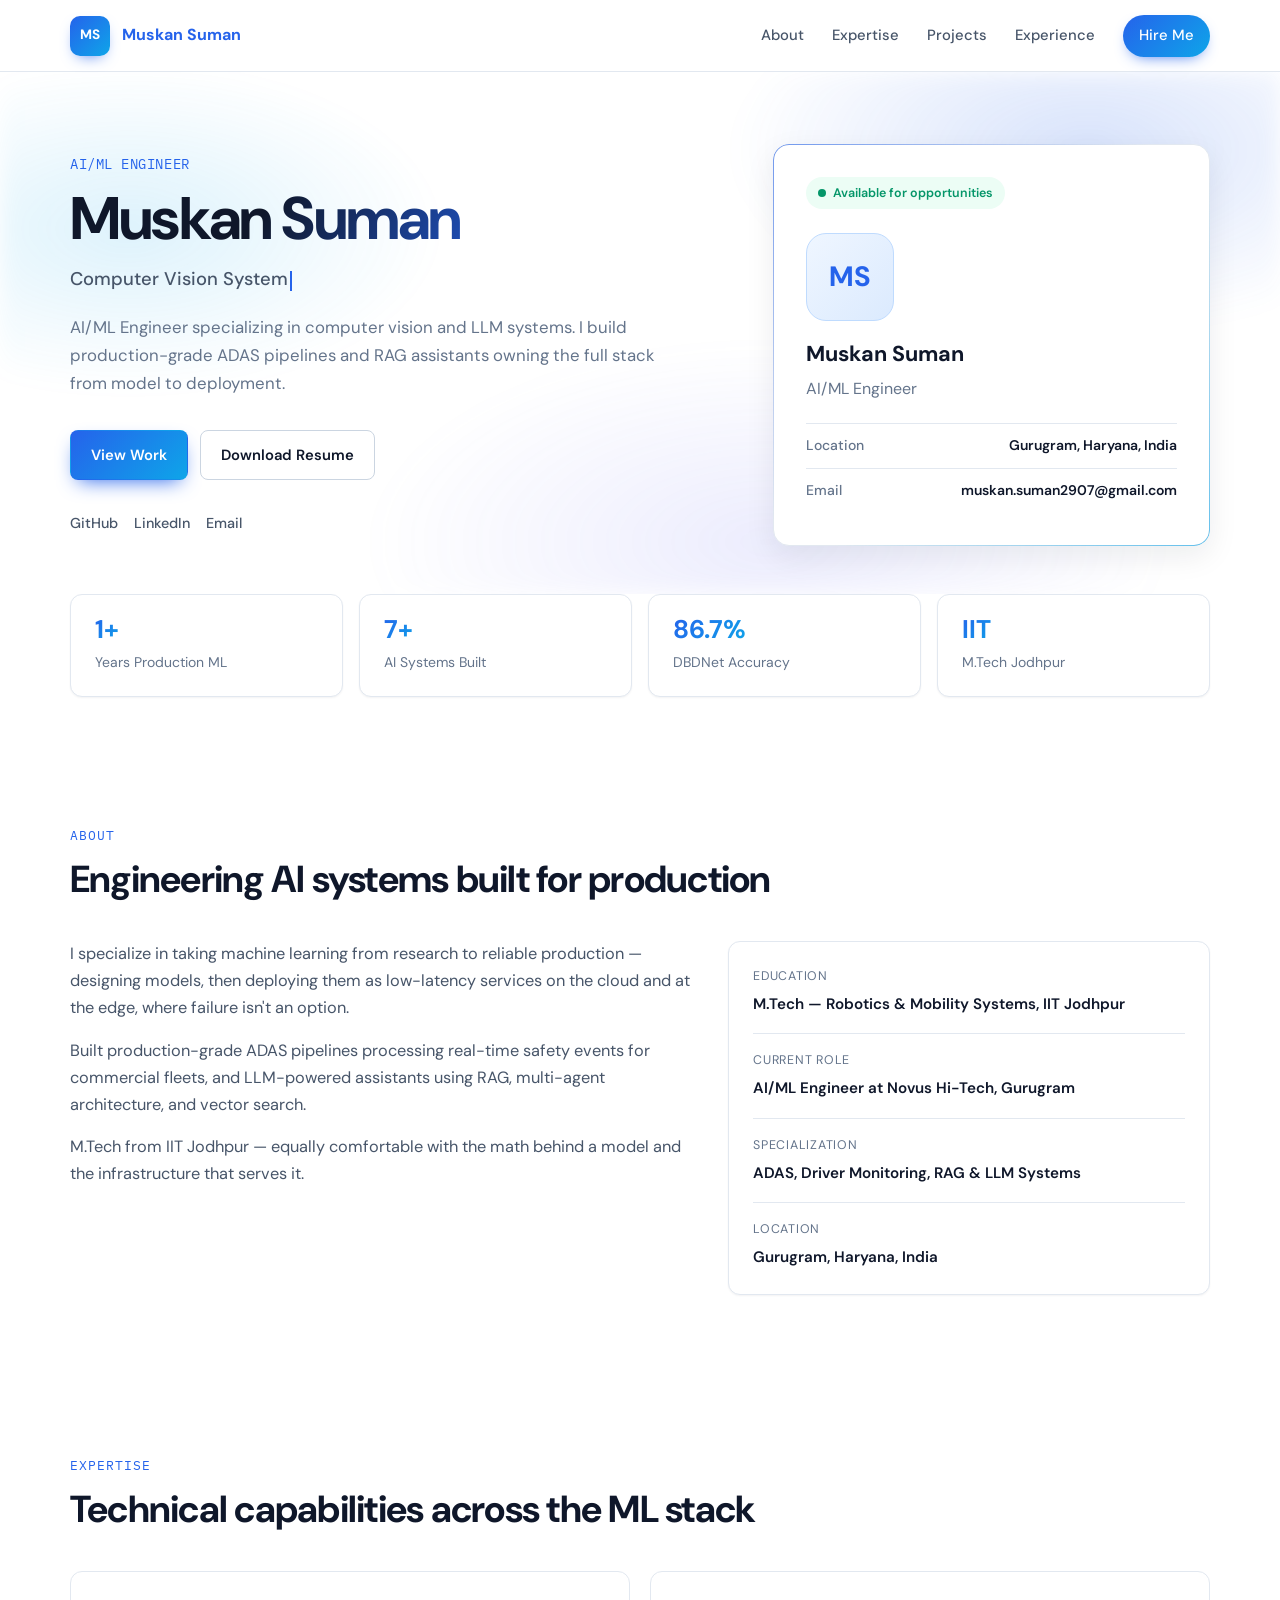
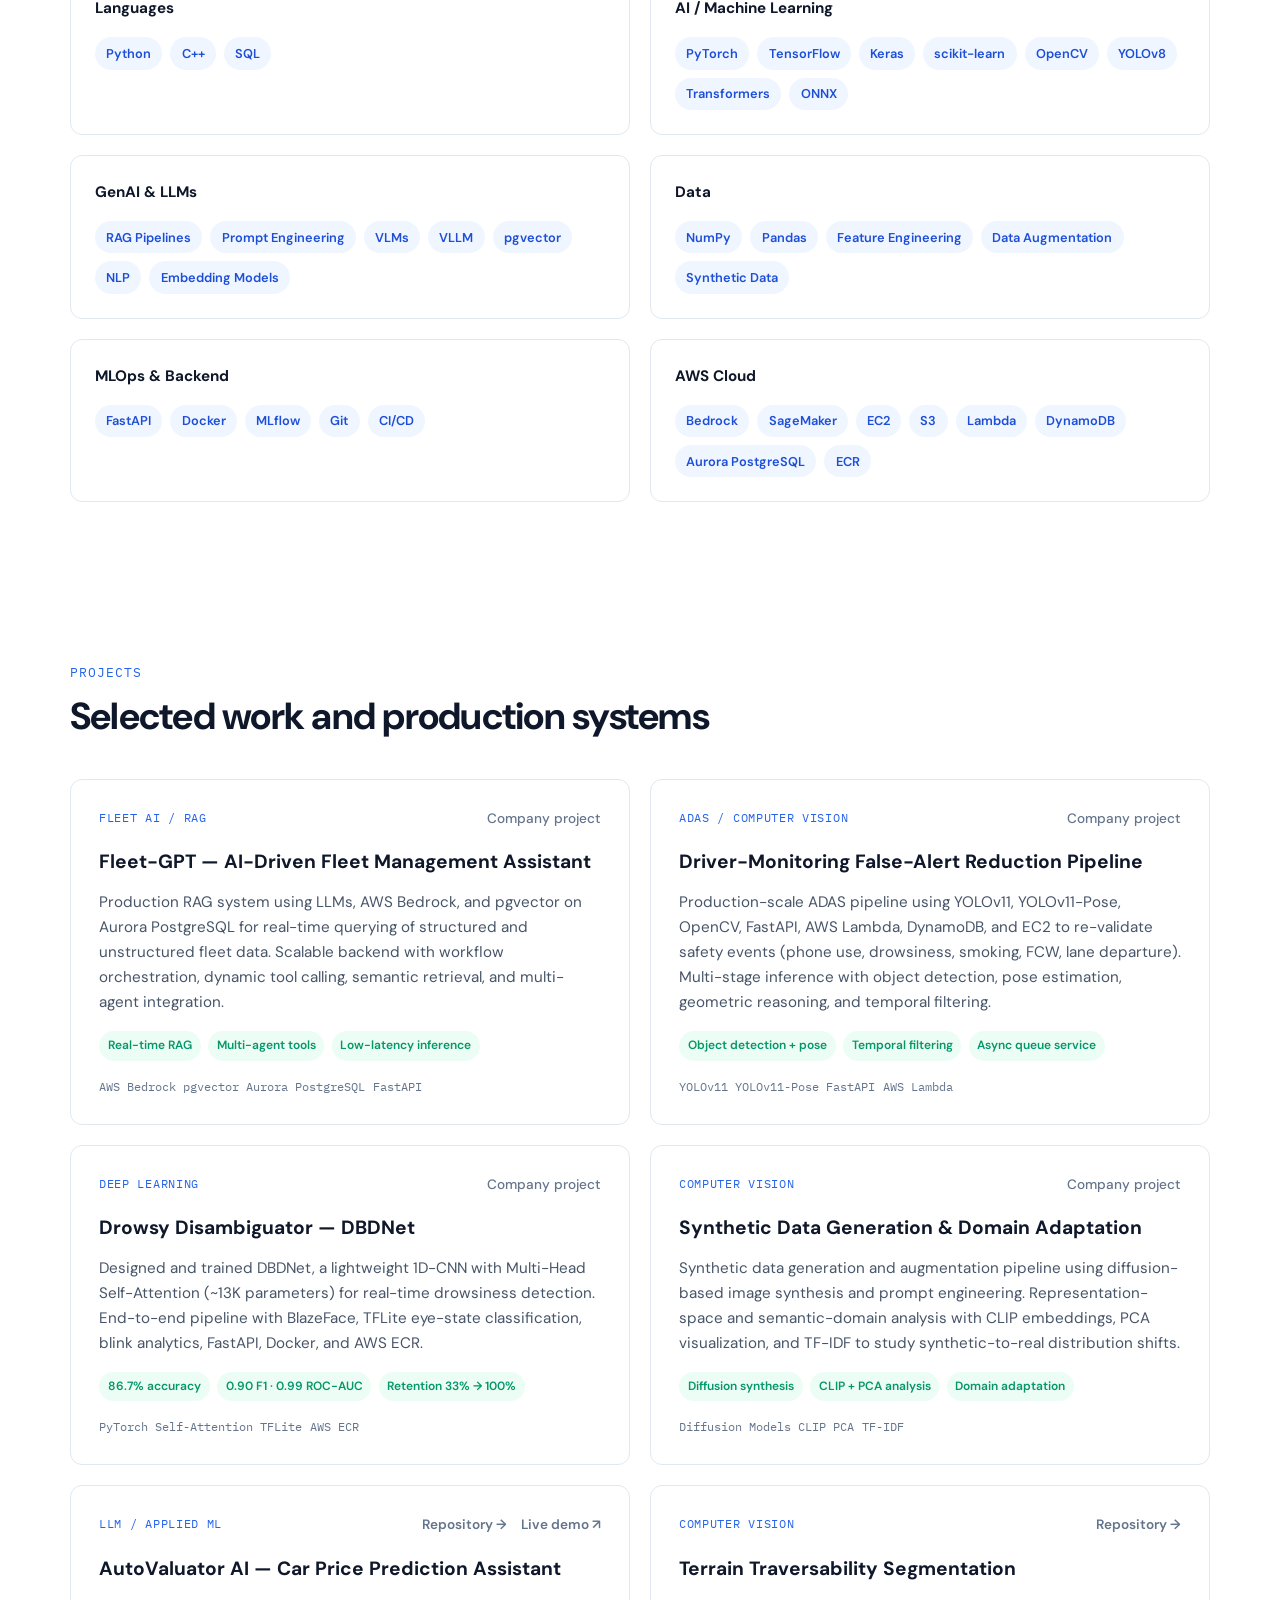
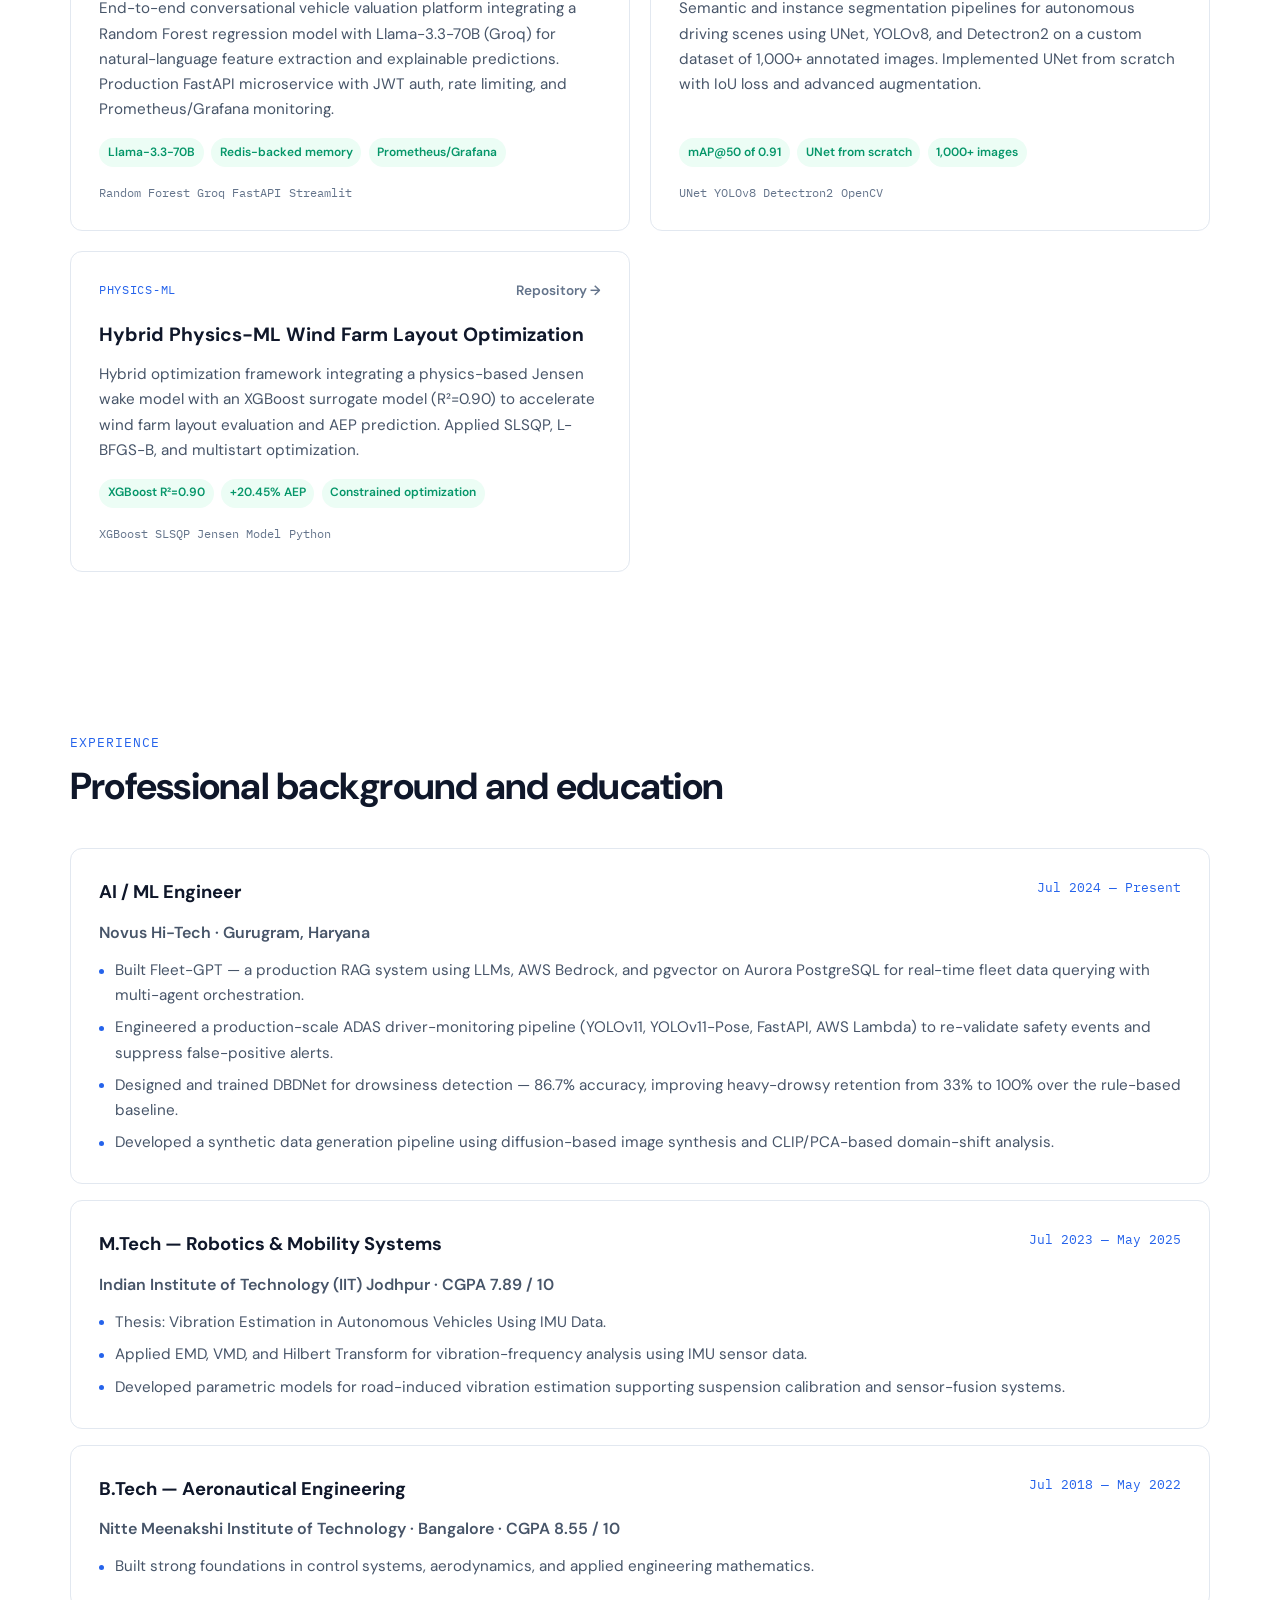
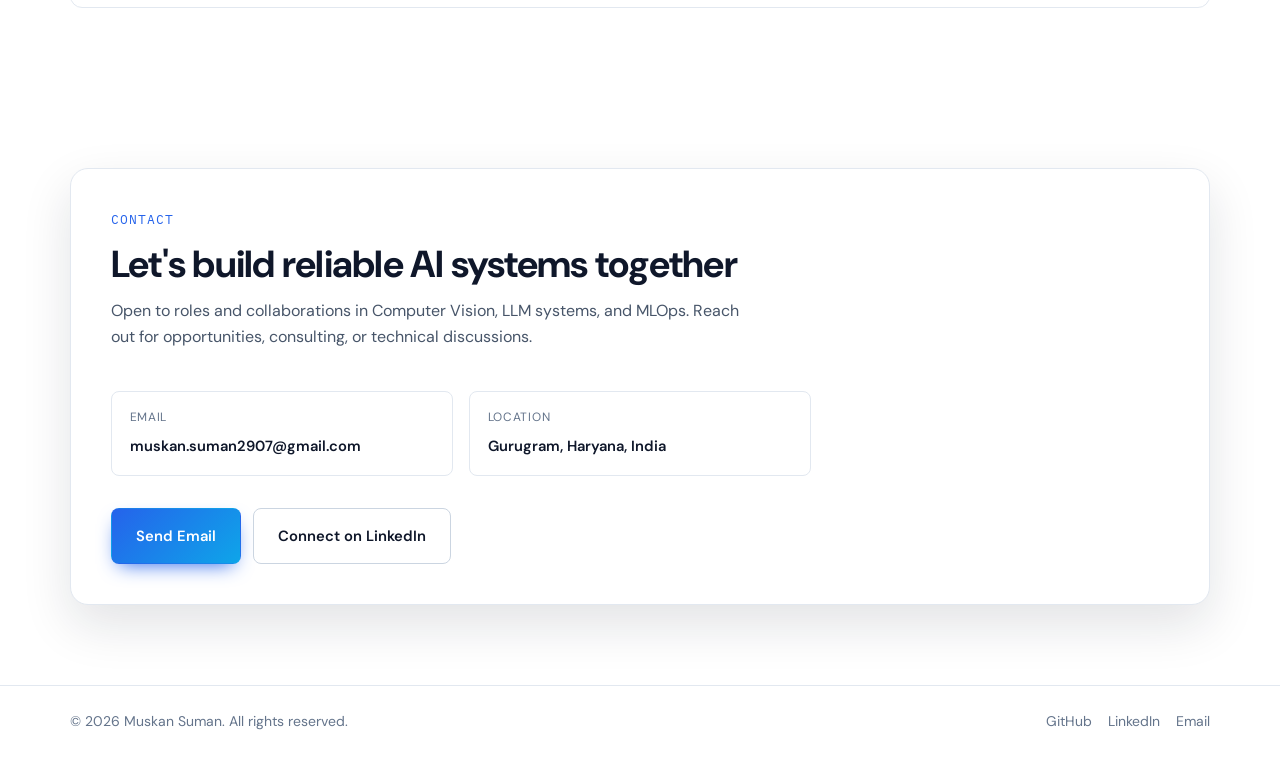
<file: index.html>
<!DOCTYPE html>
<html lang="en">
<head>
  <meta charset="UTF-8" />
  <meta name="viewport" content="width=device-width, initial-scale=1.0" />
  <meta name="description" content="Muskan Suman — AI/ML Engineer specializing in Computer Vision, LLM Systems, and production MLOps." />
  <meta name="author" content="Muskan Suman" />
  <meta name="theme-color" content="#ffffff" />
  <meta property="og:title" content="Muskan Suman | AI/ML Engineer Portfolio" />
  <meta property="og:description" content="Computer Vision, LLM Systems, and cloud-deployed ML pipelines for ADAS and Fleet AI." />
  <meta property="og:type" content="website" />
  <meta property="og:url" content="https://muskansuman-ai.vercel.app/" />
  <title>Muskan Suman | AI/ML Engineer</title>
  <link rel="icon" href="data:image/svg+xml,<svg xmlns='http://www.w3.org/2000/svg' viewBox='0 0 100 100'><rect width='100' height='100' rx='20' fill='%231e293b'/><text x='50' y='62' font-size='42' text-anchor='middle' fill='%233b82f6' font-family='sans-serif'>MS</text></svg>" />
  <link rel="preconnect" href="https://fonts.googleapis.com" />
  <link rel="preconnect" href="https://fonts.gstatic.com" crossorigin />
  <link href="https://fonts.googleapis.com/css2?family=DM+Sans:ital,opsz,wght@0,9..40,400;0,9..40,500;0,9..40,600;0,9..40,700;1,9..40,400&family=IBM+Plex+Mono:wght@400;500&display=swap" rel="stylesheet" />
  <link rel="stylesheet" href="style.css" />
</head>
<body>
  <a class="skip-link" href="#main">Skip to content</a>

  <header class="site-header" id="top">
    <div class="container header-inner">
      <a href="#top" class="brand">
        <span class="brand-mark">MS</span>
        <span class="brand-text">Muskan Suman</span>
      </a>
      <button class="nav-toggle" id="navToggle" aria-label="Open navigation" aria-expanded="false">
        <span></span><span></span><span></span>
      </button>
      <nav class="site-nav" id="siteNav" aria-label="Primary">
        <a href="#about">About</a>
        <a href="#expertise">Expertise</a>
        <a href="#projects">Projects</a>
        <a href="#experience">Experience</a>
        <a href="#contact" class="nav-cta">Hire Me</a>
      </nav>
    </div>
  </header>

  <main id="main">
    <section class="hero">
      <div class="hero-mesh" aria-hidden="true"></div>
      <div class="container hero-grid">
        <div class="hero-copy">
          <p class="eyebrow" id="heroEyebrow">AI/ML Engineer</p>
          <h1 id="heroName">Muskan Suman</h1>
          <p class="hero-subtitle">
            <span id="heroTyping" class="hero-typing"></span><span class="type-caret" aria-hidden="true"></span>
          </p>
          <p class="hero-lead" id="heroLead"></p>
          <div class="hero-actions">
            <a href="#projects" class="btn btn-primary">View Work</a>
            <a href="#" class="btn btn-secondary" id="resumeBtn">Download Resume</a>
          </div>
          <div class="hero-links" id="heroLinks"></div>
        </div>
        <aside class="hero-panel">
          <div class="profile-card">
            <div class="profile-badge" id="availabilityBadge">Available for opportunities</div>
            <div class="profile-avatar" id="profileAvatar">MS</div>
            <h2 id="profileName">Muskan Suman</h2>
            <p id="profileTitle">AI/ML Engineer</p>
            <ul class="profile-meta" id="profileMeta"></ul>
          </div>
        </aside>
      </div>
    </section>

    <section class="stats-bar">
      <div class="container stats-grid" id="statsGrid"></div>
    </section>

    <section class="section" id="about">
      <div class="container">
        <div class="section-heading">
          <p class="section-label">About</p>
          <h2>Engineering AI systems built for production</h2>
        </div>
        <div class="about-layout">
          <div class="about-copy" id="aboutCopy"></div>
          <div class="about-facts" id="aboutFacts"></div>
        </div>
      </div>
    </section>

    <section class="section section-muted" id="expertise">
      <div class="container">
        <div class="section-heading">
          <p class="section-label">Expertise</p>
          <h2>Technical capabilities across the ML stack</h2>
        </div>
        <div class="skills-grid" id="skillsGrid"></div>
      </div>
    </section>

    <section class="section" id="projects">
      <div class="container">
        <div class="section-heading">
          <p class="section-label">Projects</p>
          <h2>Selected work and production systems</h2>
        </div>
        <div class="projects-grid" id="projectsGrid"></div>
      </div>
    </section>

    <section class="section section-muted" id="experience">
      <div class="container">
        <div class="section-heading">
          <p class="section-label">Experience</p>
          <h2>Professional background and education</h2>
        </div>
        <div class="experience-list" id="experienceList"></div>
      </div>
    </section>

    <section class="section contact-section" id="contact">
      <div class="container">
        <div class="contact-card">
          <div class="section-heading">
            <p class="section-label">Contact</p>
            <h2>Let's build reliable AI systems together</h2>
            <p class="contact-intro">
              Open to roles and collaborations in Computer Vision, LLM systems, and MLOps.
              Reach out for opportunities, consulting, or technical discussions.
            </p>
          </div>
          <div class="contact-grid" id="contactGrid"></div>
          <div class="contact-actions">
            <a href="#" class="btn btn-primary btn-lg" id="contactEmailBtn">Send Email</a>
            <a href="#" class="btn btn-secondary btn-lg" id="contactLinkedinBtn" target="_blank" rel="noopener">Connect on LinkedIn</a>
          </div>
        </div>
      </div>
    </section>
  </main>

  <footer class="site-footer">
    <div class="container footer-inner">
      <p>&copy; <span id="year"></span> <span id="footerName">Muskan Suman</span>. All rights reserved.</p>
      <div class="footer-links" id="footerLinks"></div>
    </div>
  </footer>

  <script src="config.js"></script>
  <script src="script.js"></script>
</body>
</html>
</file>
<file: style.css>
/* ── Design tokens ── */
:root {
  --bg: #ffffff;
  --bg-muted: #ffffff;
  --surface: #ffffff;
  --surface-elevated: #ffffff;
  --text: #0f172a;
  --text-secondary: #475569;
  --text-muted: #64748b;
  --border: #e2e8f0;
  --border-strong: #cbd5e1;
  --primary: #2563eb;
  --primary-dark: #1d4ed8;
  --primary-soft: #eff6ff;
  --accent: #0ea5e9;
  --success: #059669;
  --success-soft: #ecfdf5;
  --shadow-sm: 0 1px 2px rgba(15, 23, 42, 0.05);
  --shadow-md: 0 10px 30px rgba(15, 23, 42, 0.08);
  --shadow-lg: 0 20px 50px rgba(15, 23, 42, 0.12);
  --header-bg: rgba(255, 255, 255, 0.9);
  --nav-mobile-bg: rgba(255, 255, 255, 0.98);
  --radius: 12px;
  --radius-sm: 8px;
  --header-h: 72px;
  --font: "DM Sans", system-ui, sans-serif;
  --mono: "IBM Plex Mono", monospace;
  --transition: 0.2s ease;
  --max-width: 1140px;
}

/* ── Base ── */
*, *::before, *::after { box-sizing: border-box; margin: 0; padding: 0; }
html { scroll-behavior: smooth; scroll-padding-top: calc(var(--header-h) + 1rem); }
body {
  font-family: var(--font);
  background: var(--bg);
  color: var(--text);
  line-height: 1.65;
  -webkit-font-smoothing: antialiased;
  transition: background 0.3s ease, color 0.3s ease;
}
img { max-width: 100%; display: block; }
a { color: inherit; text-decoration: none; }
ul { list-style: none; }

.container {
  width: min(var(--max-width), calc(100% - 2.5rem));
  margin-inline: auto;
}

.skip-link {
  position: absolute;
  left: -9999px;
  top: 0;
  background: var(--primary);
  color: #fff;
  padding: 0.75rem 1rem;
  z-index: 999;
}
.skip-link:focus { left: 1rem; top: 1rem; }

/* ── Header ── */
.site-header {
  position: sticky;
  top: 0;
  z-index: 100;
  height: var(--header-h);
  background: var(--header-bg);
  backdrop-filter: blur(12px);
  border-bottom: 1px solid var(--border);
}
.header-inner {
  height: 100%;
  display: flex;
  align-items: center;
  justify-content: space-between;
  gap: 1rem;
}
.brand {
  display: flex;
  align-items: center;
  gap: 0.75rem;
  font-weight: 700;
}
.brand-mark {
  width: 40px;
  height: 40px;
  border-radius: 10px;
  background: linear-gradient(135deg, var(--primary), var(--accent));
  color: #fff;
  display: grid;
  place-items: center;
  font-size: 0.85rem;
  font-weight: 700;
  box-shadow: 0 6px 16px -8px var(--primary);
  transition: transform var(--transition);
}
.brand:hover .brand-mark { transform: rotate(-6deg) scale(1.05); }
.brand-text { font-size: 1rem; color: var(--primary); }

.site-nav {
  display: flex;
  align-items: center;
  gap: 1.75rem;
}
.site-nav a {
  color: var(--text-secondary);
  font-size: 0.925rem;
  font-weight: 500;
  transition: color var(--transition);
}
.site-nav a:hover,
.site-nav a.active { color: var(--primary); }
.nav-cta {
  padding: 0.55rem 1rem;
  border-radius: 999px;
  background: linear-gradient(135deg, var(--primary), var(--accent));
  color: #fff !important;
  box-shadow: 0 6px 16px -8px var(--primary);
  transition: transform var(--transition), box-shadow var(--transition);
}
.nav-cta:hover {
  transform: translateY(-1px);
  box-shadow: 0 10px 22px -8px var(--primary);
}

.nav-toggle {
  display: none;
  flex-direction: column;
  gap: 5px;
  background: none;
  border: none;
  cursor: pointer;
}
.nav-toggle span {
  width: 22px;
  height: 2px;
  background: var(--text);
  transition: var(--transition);
}

/* ── Hero ── */
.hero {
  position: relative;
  padding: 4.5rem 0 3rem;
  overflow: hidden;
}
.hero-mesh {
  position: absolute;
  inset: 0;
  z-index: 0;
  background:
    radial-gradient(40% 50% at 85% 15%, rgba(37, 99, 235, 0.18), transparent 70%),
    radial-gradient(35% 45% at 10% 30%, rgba(14, 165, 233, 0.14), transparent 70%),
    radial-gradient(45% 55% at 60% 90%, rgba(99, 102, 241, 0.12), transparent 70%);
  filter: blur(10px);
  animation: meshFloat 14s ease-in-out infinite alternate;
}
@keyframes meshFloat {
  0% { transform: translate3d(0, 0, 0) scale(1); }
  100% { transform: translate3d(-2%, 2%, 0) scale(1.08); }
}
.hero-grid {
  position: relative;
  z-index: 1;
  display: grid;
  grid-template-columns: 1.2fr 0.8fr;
  gap: 3rem;
  align-items: center;
}
.hero-typing { color: var(--text-secondary); }
.type-caret {
  display: inline-block;
  width: 2px;
  height: 1.1em;
  margin-left: 2px;
  background: var(--primary);
  vertical-align: text-bottom;
  animation: caretBlink 1s step-end infinite;
}
@keyframes caretBlink {
  0%, 100% { opacity: 1; }
  50% { opacity: 0; }
}
.eyebrow {
  font-family: var(--mono);
  font-size: 0.85rem;
  color: var(--primary);
  letter-spacing: 0.04em;
  text-transform: uppercase;
  margin-bottom: 0.75rem;
}
.hero-copy h1 {
  font-size: clamp(2.4rem, 5vw, 3.75rem);
  line-height: 1.08;
  letter-spacing: -0.03em;
  margin-bottom: 0.75rem;
  background: linear-gradient(120deg, var(--text) 30%, var(--primary) 75%, var(--accent));
  -webkit-background-clip: text;
  background-clip: text;
  -webkit-text-fill-color: transparent;
}
.hero-subtitle {
  font-size: 1.15rem;
  color: var(--text-secondary);
  margin-bottom: 1.25rem;
  font-weight: 500;
}
.hero-lead {
  max-width: 620px;
  color: var(--text-muted);
  font-size: 1.05rem;
  margin-bottom: 2rem;
}
.hero-actions {
  display: flex;
  flex-wrap: wrap;
  gap: 0.75rem;
  margin-bottom: 2rem;
}
.hero-links {
  display: flex;
  flex-wrap: wrap;
  gap: 1rem;
}
.hero-links a {
  color: var(--text-secondary);
  font-size: 0.9rem;
  font-weight: 500;
  border-bottom: 1px solid transparent;
}
.hero-links a:hover {
  color: var(--primary);
  border-bottom-color: var(--primary);
}

.profile-card {
  position: relative;
  background: var(--surface);
  border: 1px solid var(--border);
  border-radius: calc(var(--radius) + 4px);
  padding: 2rem;
  box-shadow: var(--shadow-md);
  transition: transform var(--transition), box-shadow var(--transition);
}
.profile-card::before {
  content: "";
  position: absolute;
  inset: -1px;
  border-radius: inherit;
  padding: 1px;
  background: linear-gradient(135deg, var(--primary), transparent 45%, transparent 55%, var(--accent));
  -webkit-mask: linear-gradient(#000 0 0) content-box, linear-gradient(#000 0 0);
  mask: linear-gradient(#000 0 0) content-box, linear-gradient(#000 0 0);
  -webkit-mask-composite: xor;
  mask-composite: exclude;
  opacity: 0.6;
  pointer-events: none;
}
.profile-card:hover {
  transform: translateY(-4px);
  box-shadow: var(--shadow-lg);
}
.profile-badge {
  display: inline-flex;
  align-items: center;
  gap: 0.45rem;
  padding: 0.35rem 0.75rem;
  border-radius: 999px;
  background: var(--success-soft);
  color: var(--success);
  font-size: 0.78rem;
  font-weight: 600;
  margin-bottom: 1.5rem;
}
.profile-badge::before {
  content: "";
  width: 8px;
  height: 8px;
  border-radius: 50%;
  background: var(--success);
}
.profile-avatar {
  width: 88px;
  height: 88px;
  border-radius: 20px;
  background: linear-gradient(135deg, var(--primary-soft), #dbeafe);
  border: 1px solid #bfdbfe;
  color: var(--primary);
  display: grid;
  place-items: center;
  font-size: 1.75rem;
  font-weight: 700;
  margin-bottom: 1rem;
}
.profile-card h2 {
  font-size: 1.35rem;
  margin-bottom: 0.25rem;
}
.profile-card > p {
  color: var(--text-muted);
  margin-bottom: 1.25rem;
}
.profile-meta li {
  display: flex;
  justify-content: space-between;
  gap: 1rem;
  padding: 0.65rem 0;
  border-top: 1px solid var(--border);
  font-size: 0.875rem;
}
.profile-meta span:first-child {
  color: var(--text-muted);
  font-weight: 500;
}
.profile-meta span:last-child {
  text-align: right;
  color: var(--text);
  font-weight: 600;
}

/* ── Buttons ── */
.btn {
  display: inline-flex;
  align-items: center;
  justify-content: center;
  padding: 0.75rem 1.25rem;
  border-radius: var(--radius-sm);
  font-size: 0.925rem;
  font-weight: 600;
  border: 1px solid transparent;
  transition: all var(--transition);
  cursor: pointer;
}
.btn-primary {
  background: linear-gradient(135deg, var(--primary), var(--accent));
  color: #fff;
  box-shadow: 0 8px 20px -8px var(--primary);
}
.btn-primary:hover {
  transform: translateY(-2px);
  box-shadow: 0 14px 28px -10px var(--primary);
}
.btn-secondary {
  background: var(--surface);
  border-color: var(--border-strong);
  color: var(--text);
}
.btn-secondary:hover {
  border-color: var(--primary);
  color: var(--primary);
  transform: translateY(-2px);
}
.btn-ghost {
  background: transparent;
  color: var(--text-secondary);
}
.btn-ghost:hover { color: var(--primary); }
.btn-lg { padding: 0.9rem 1.5rem; }

/* ── Stats ── */
.stats-bar {
  padding: 0 0 3rem;
}
.stats-grid {
  display: grid;
  grid-template-columns: repeat(4, 1fr);
  gap: 1rem;
}
.stat-card {
  background: var(--surface);
  border: 1px solid var(--border);
  border-radius: var(--radius);
  padding: 1.25rem 1.5rem;
  box-shadow: var(--shadow-sm);
  transition: transform var(--transition), box-shadow var(--transition), border-color var(--transition);
}
.stat-card:hover {
  transform: translateY(-3px);
  box-shadow: var(--shadow-md);
  border-color: var(--primary);
}
.stat-card strong {
  display: block;
  font-size: 1.6rem;
  line-height: 1.2;
  margin-bottom: 0.25rem;
  background: linear-gradient(135deg, var(--primary), var(--accent));
  -webkit-background-clip: text;
  background-clip: text;
  -webkit-text-fill-color: transparent;
  width: fit-content;
}
.stat-card span {
  color: var(--text-muted);
  font-size: 0.875rem;
}

/* ── Sections ── */
.section { padding: 5rem 0; }
.section-muted { background: var(--bg-muted); }
.section-heading {
  max-width: 720px;
  margin-bottom: 2.5rem;
}
.section-label {
  font-family: var(--mono);
  font-size: 0.8rem;
  letter-spacing: 0.08em;
  text-transform: uppercase;
  color: var(--primary);
  margin-bottom: 0.75rem;
}
.section-heading h2 {
  font-size: clamp(1.75rem, 3vw, 2.35rem);
  letter-spacing: -0.02em;
  line-height: 1.15;
}

/* ── About ── */
.about-layout {
  display: grid;
  grid-template-columns: 1.3fr 1fr;
  gap: 2rem;
}
.about-copy p {
  color: var(--text-secondary);
  margin-bottom: 1rem;
  font-size: 1.02rem;
}
.fact-card {
  background: var(--surface);
  border: 1px solid var(--border);
  border-radius: var(--radius);
  padding: 1.5rem;
  box-shadow: var(--shadow-sm);
}
.fact-item + .fact-item {
  margin-top: 1rem;
  padding-top: 1rem;
  border-top: 1px solid var(--border);
}
.fact-item dt {
  font-size: 0.78rem;
  text-transform: uppercase;
  letter-spacing: 0.06em;
  color: var(--text-muted);
  margin-bottom: 0.35rem;
}
.fact-item dd {
  color: var(--text);
  font-weight: 600;
  font-size: 0.95rem;
}

/* ── Skills ── */
.skills-grid {
  display: grid;
  grid-template-columns: repeat(2, 1fr);
  gap: 1.25rem;
}
.skill-card {
  background: var(--surface);
  border: 1px solid var(--border);
  border-radius: var(--radius);
  padding: 1.5rem;
  transition: transform var(--transition), box-shadow var(--transition), border-color var(--transition);
}
.skill-card:hover {
  transform: translateY(-3px);
  box-shadow: var(--shadow-md);
  border-color: var(--border-strong);
}
.skill-card h3 {
  font-size: 0.95rem;
  margin-bottom: 1rem;
}
.skill-tags {
  display: flex;
  flex-wrap: wrap;
  gap: 0.5rem;
}
.skill-tags span {
  padding: 0.35rem 0.7rem;
  border-radius: 999px;
  background: var(--primary-soft);
  color: var(--primary-dark);
  font-size: 0.8rem;
  font-weight: 600;
  transition: transform var(--transition), background var(--transition);
}
.skill-tags span:hover {
  transform: translateY(-2px);
  background: var(--primary);
  color: #fff;
}

/* ── Projects ── */
.projects-grid {
  display: grid;
  grid-template-columns: repeat(2, 1fr);
  gap: 1.25rem;
}
.project-card {
  position: relative;
  background: var(--surface);
  border: 1px solid var(--border);
  border-radius: var(--radius);
  padding: 1.75rem;
  display: flex;
  flex-direction: column;
  overflow: hidden;
  transition: box-shadow var(--transition), transform var(--transition), border-color var(--transition);
}
.project-card::after {
  content: "";
  position: absolute;
  inset: 0 auto 0 0;
  width: 3px;
  background: linear-gradient(180deg, var(--primary), var(--accent));
  transform: scaleY(0);
  transform-origin: top;
  transition: transform var(--transition);
}
.project-card:hover {
  box-shadow: var(--shadow-md);
  transform: translateY(-4px);
  border-color: var(--border-strong);
}
.project-card:hover::after { transform: scaleY(1); }
.project-top {
  display: flex;
  justify-content: space-between;
  align-items: flex-start;
  gap: 1rem;
  margin-bottom: 1rem;
}
.project-category {
  font-family: var(--mono);
  font-size: 0.72rem;
  letter-spacing: 0.06em;
  text-transform: uppercase;
  color: var(--primary);
}
.project-link {
  color: var(--text-muted);
  font-size: 0.85rem;
  font-weight: 600;
}
.project-link:hover { color: var(--primary); }
.project-link-muted {
  color: var(--text-muted);
  font-weight: 500;
  cursor: default;
}
.project-link-muted:hover { color: var(--text-muted); }
.project-link-group {
  display: flex;
  gap: 0.85rem;
  flex-wrap: wrap;
  justify-content: flex-end;
}
.project-card h3 {
  font-size: 1.2rem;
  margin-bottom: 0.75rem;
}
.project-card p {
  color: var(--text-secondary);
  font-size: 0.95rem;
  flex: 1;
  margin-bottom: 1rem;
}
.project-metrics {
  display: flex;
  flex-wrap: wrap;
  gap: 0.45rem;
  margin-bottom: 1rem;
}
.project-metrics span {
  font-size: 0.75rem;
  padding: 0.3rem 0.55rem;
  border-radius: 999px;
  background: var(--success-soft);
  color: var(--success);
  font-weight: 600;
}
.project-stack {
  display: flex;
  flex-wrap: wrap;
  gap: 0.45rem;
  margin-top: auto;
}
.project-stack span {
  font-family: var(--mono);
  font-size: 0.72rem;
  color: var(--text-muted);
}

/* ── Experience ── */
.experience-list {
  display: flex;
  flex-direction: column;
  gap: 1rem;
}
.experience-card {
  background: var(--surface);
  border: 1px solid var(--border);
  border-radius: var(--radius);
  padding: 1.75rem;
}
.experience-head {
  display: flex;
  flex-wrap: wrap;
  justify-content: space-between;
  gap: 0.75rem 1.5rem;
  margin-bottom: 0.75rem;
}
.experience-head h3 { font-size: 1.15rem; }
.experience-period {
  font-family: var(--mono);
  font-size: 0.8rem;
  color: var(--primary);
}
.experience-org {
  color: var(--text-secondary);
  font-weight: 600;
  margin-bottom: 0.75rem;
}
.experience-points li {
  position: relative;
  padding-left: 1rem;
  color: var(--text-secondary);
  font-size: 0.95rem;
}
.experience-points li + li { margin-top: 0.45rem; }
.experience-points li::before {
  content: "";
  position: absolute;
  left: 0;
  top: 0.65rem;
  width: 5px;
  height: 5px;
  border-radius: 50%;
  background: var(--primary);
}

/* ── Contact ── */
.contact-section { padding-bottom: 5rem; }
.contact-card {
  background: var(--surface);
  border: 1px solid var(--border);
  border-radius: calc(var(--radius) + 6px);
  padding: 2.5rem;
  box-shadow: var(--shadow-lg);
}
.contact-intro {
  color: var(--text-secondary);
  margin-top: 0.75rem;
  max-width: 640px;
}
.contact-grid {
  display: grid;
  grid-template-columns: repeat(3, 1fr);
  gap: 1rem;
  margin: 2rem 0;
}
.contact-item {
  background: var(--surface);
  border: 1px solid var(--border);
  border-radius: var(--radius-sm);
  padding: 1rem 1.1rem;
}
.contact-item span {
  display: block;
  font-size: 0.75rem;
  text-transform: uppercase;
  letter-spacing: 0.06em;
  color: var(--text-muted);
  margin-bottom: 0.35rem;
}
.contact-item a,
.contact-item strong {
  font-size: 0.92rem;
  color: var(--text);
  font-weight: 600;
  word-break: break-word;
}
.contact-actions {
  display: flex;
  flex-wrap: wrap;
  gap: 0.75rem;
}

/* ── Footer ── */
.site-footer {
  border-top: 1px solid var(--border);
  background: #fff;
  padding: 1.5rem 0;
}
.footer-inner {
  display: flex;
  justify-content: space-between;
  align-items: center;
  gap: 1rem;
  flex-wrap: wrap;
  color: var(--text-muted);
  font-size: 0.875rem;
}
.footer-links {
  display: flex;
  gap: 1rem;
}
.footer-links a:hover { color: var(--primary); }

/* ── Responsive ── */
@media (max-width: 960px) {
  .hero-grid,
  .about-layout,
  .skills-grid,
  .projects-grid,
  .stats-grid,
  .contact-grid {
    grid-template-columns: 1fr;
  }
  .hero-panel { order: -1; }
}

@media (max-width: 768px) {
  .nav-toggle { display: flex; }
  .site-nav {
    position: fixed;
    inset: var(--header-h) 0 auto 0;
    background: var(--nav-mobile-bg);
    border-bottom: 1px solid var(--border);
    flex-direction: column;
    align-items: flex-start;
    padding: 1.25rem 1.25rem 1.5rem;
    transform: translateY(-120%);
    transition: transform var(--transition);
  }
  .site-nav.open { transform: translateY(0); }
  .section { padding: 4rem 0; }
  .contact-card { padding: 1.5rem; }
}

@media print {
  .site-header, .hero-actions, .contact-actions, .nav-toggle { display: none; }
  body { background: #fff; }
}

/* ── Scroll reveal ── */
.reveal {
  opacity: 0;
  transform: translateY(24px);
  transition: opacity 0.6s ease, transform 0.6s ease;
}
.reveal.is-visible {
  opacity: 1;
  transform: translateY(0);
}
.reveal-delay-1 { transition-delay: 0.08s; }
.reveal-delay-2 { transition-delay: 0.16s; }
.reveal-delay-3 { transition-delay: 0.24s; }

@media (prefers-reduced-motion: reduce) {
  .reveal { opacity: 1; transform: none; transition: none; }
  .hero-mesh, .type-caret { animation: none; }
  html { scroll-behavior: auto; }
}
</file>
